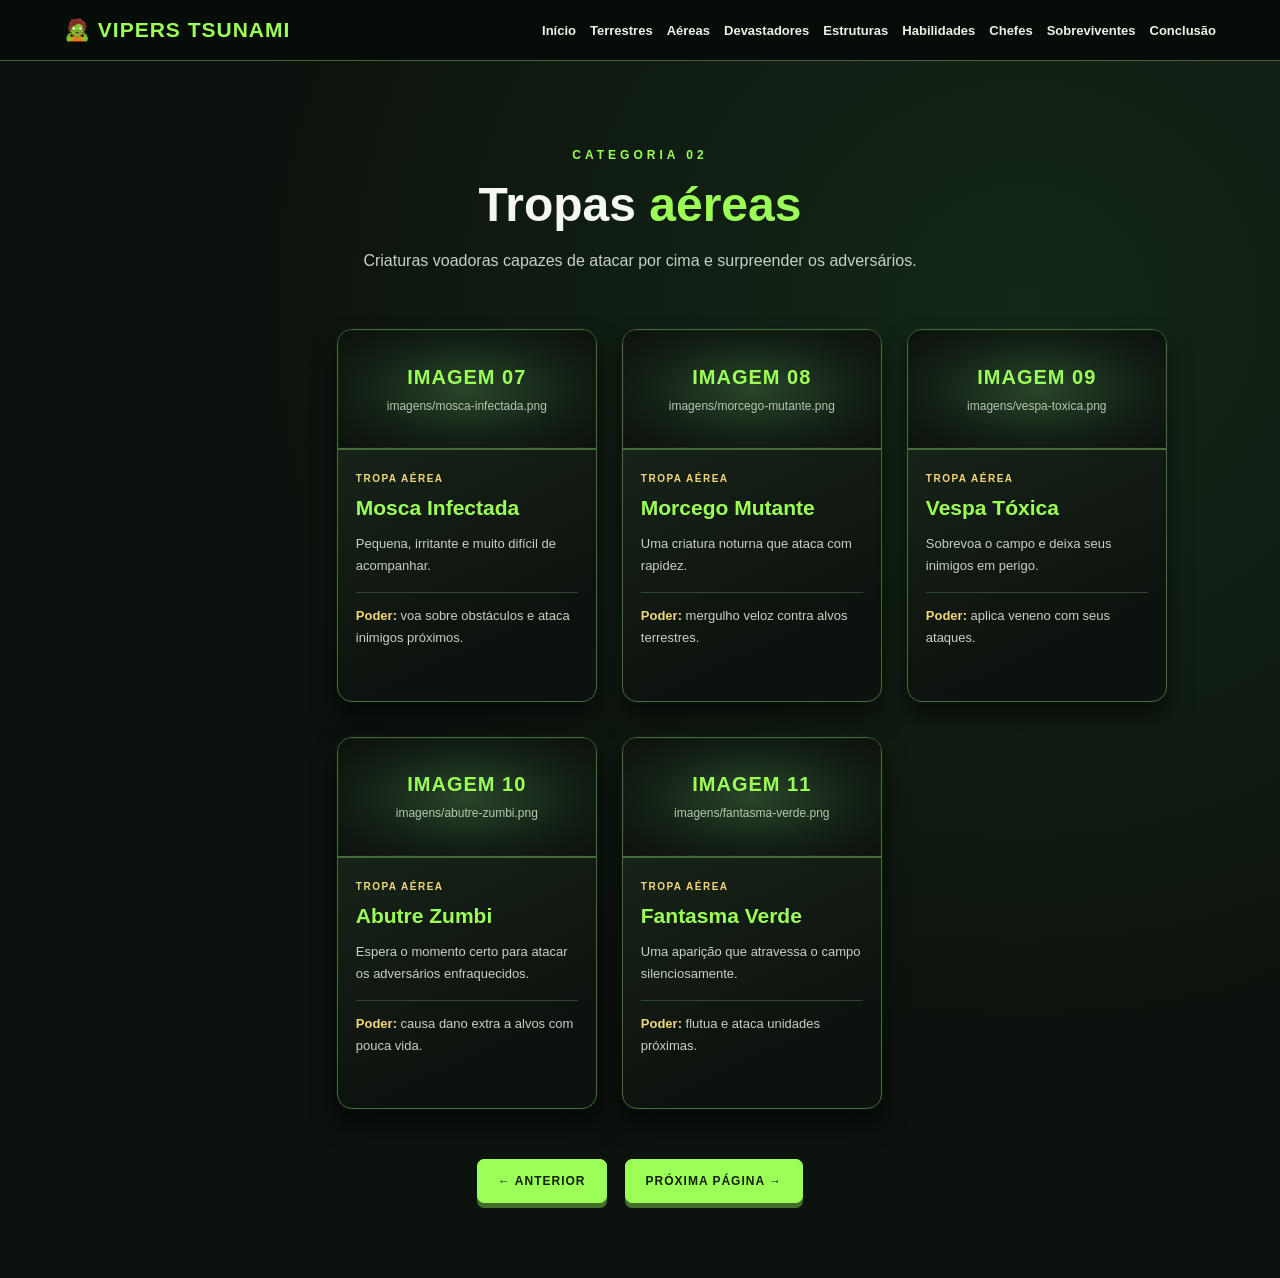
<file: aereas.html>
<!DOCTYPE html>
<html lang="pt-BR">
<head>
  <meta charset="UTF-8">
  <meta name="viewport" content="width=device-width, initial-scale=1.0">
  <title> O Apocalipse</title>
  <link rel="stylesheet" href="style.css">
</head>
<body>

<header class="topo">
  <a class="marca" href="#inicio">🧟 VIPERS TSUNAMI</a>
  <nav>
    <a href="index.html">Início</a>
    <a href="terrestres.html">Terrestres</a>
    <a href="aereas.html">Aéreas</a>
    <a href="devastadores.html">Devastadores</a>
    <a href="estruturas.html">Estruturas</a>
    <a href="habilidades.html">Habilidades</a>
    <a href="chefes.html">Chefes</a>
    <a href="sobreviventes.html">Sobreviventes</a>
    <a href="final.html">Conclusão</a>
  </nav>
</header>

<!-- PÁGINA 3: 5 CARTAS AÉREAS -->
<section class="pagina alternada" id="aereas">
  <p class="etiqueta">CATEGORIA 02</p>
  <h2>Tropas <span>aéreas</span></h2>
  <p class="descricao-pagina">Criaturas voadoras capazes de atacar por cima e surpreender os adversários.</p>
  <div class="grade cinco">

    <article class="carta"><div class="imagem"><span>IMAGEM 07</span><small>imagens/mosca-infectada.png</small></div><div class="info"><span class="tipo">Tropa aérea</span><h3>Mosca Infectada</h3><p>Pequena, irritante e muito difícil de acompanhar.</p><p class="poder"><b>Poder:</b> voa sobre obstáculos e ataca inimigos próximos.</p></div></article>

    <article class="carta"><div class="imagem"><span>IMAGEM 08</span><small>imagens/morcego-mutante.png</small></div><div class="info"><span class="tipo">Tropa aérea</span><h3>Morcego Mutante</h3><p>Uma criatura noturna que ataca com rapidez.</p><p class="poder"><b>Poder:</b> mergulho veloz contra alvos terrestres.</p></div></article>

    <article class="carta"><div class="imagem"><span>IMAGEM 09</span><small>imagens/vespa-toxica.png</small></div><div class="info"><span class="tipo">Tropa aérea</span><h3>Vespa Tóxica</h3><p>Sobrevoa o campo e deixa seus inimigos em perigo.</p><p class="poder"><b>Poder:</b> aplica veneno com seus ataques.</p></div></article>

    <article class="carta"><div class="imagem"><span>IMAGEM 10</span><small>imagens/abutre-zumbi.png</small></div><div class="info"><span class="tipo">Tropa aérea</span><h3>Abutre Zumbi</h3><p>Espera o momento certo para atacar os adversários enfraquecidos.</p><p class="poder"><b>Poder:</b> causa dano extra a alvos com pouca vida.</p></div></article>

    <article class="carta"><div class="imagem"><span>IMAGEM 11</span><small>imagens/fantasma-verde.png</small></div><div class="info"><span class="tipo">Tropa aérea</span><h3>Fantasma Verde</h3><p>Uma aparição que atravessa o campo silenciosamente.</p><p class="poder"><b>Poder:</b> flutua e ataca unidades próximas.</p></div></article>

  </div>
  <div class="paginacao"><a class="botao" href="#terrestres">← ANTERIOR</a><a class="botao" href="#devastadores">PRÓXIMA PÁGINA →</a></div>
</section>
</body>
</html>
</file>
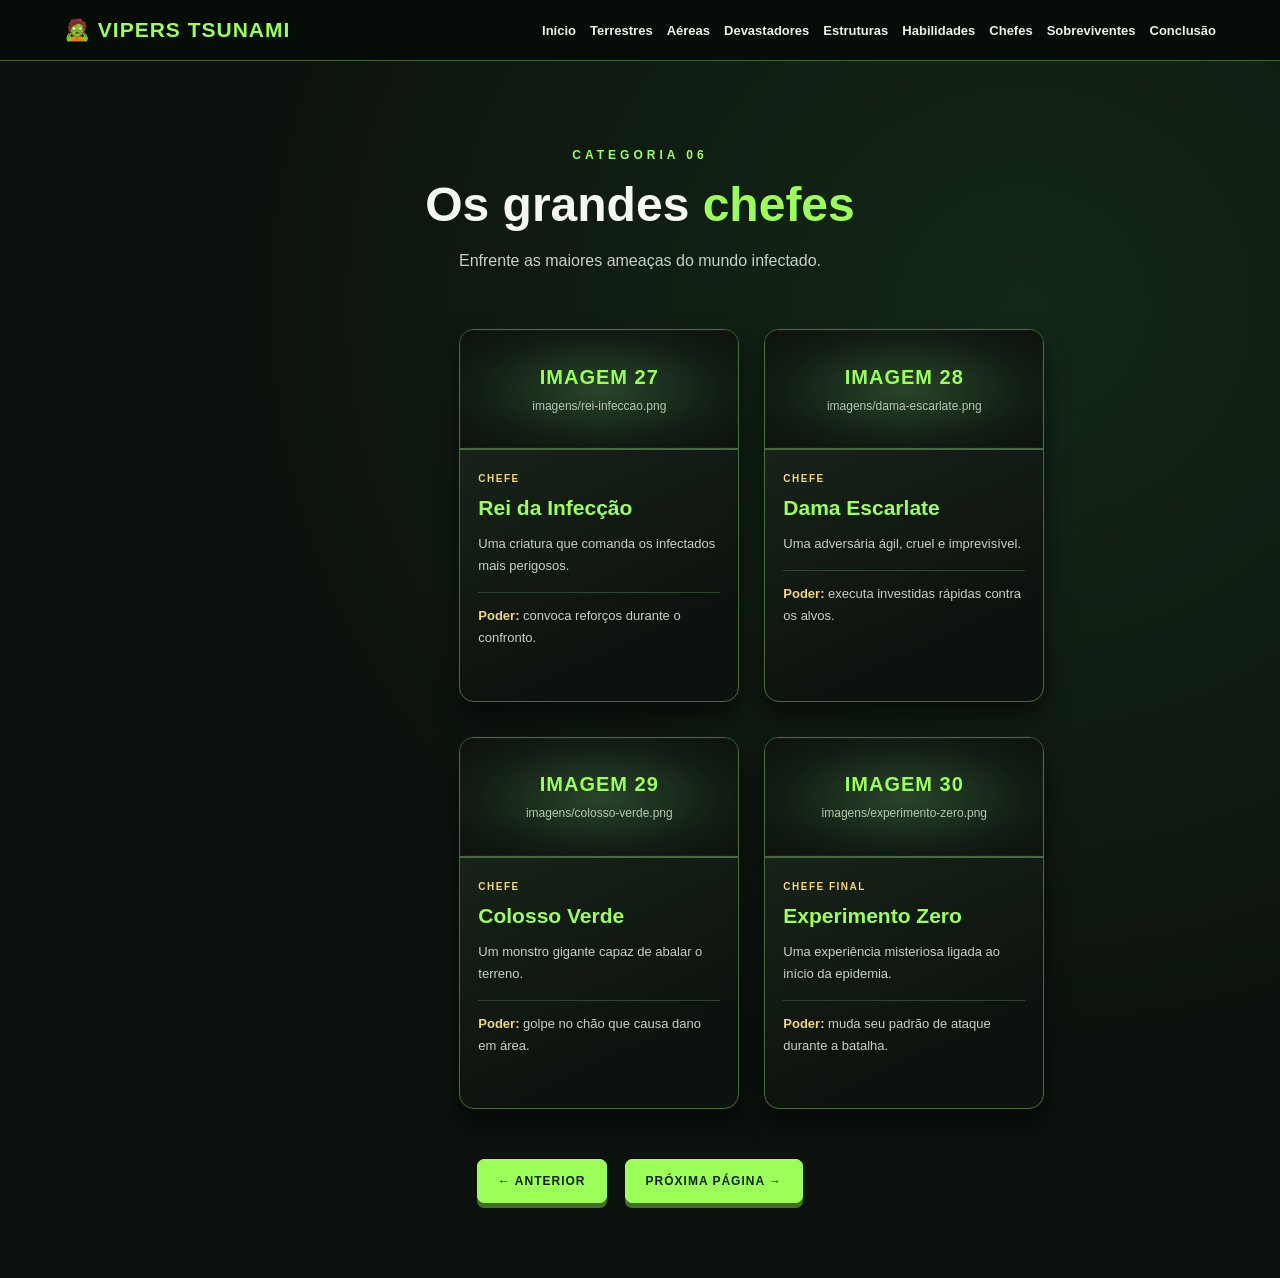
<file: chefes.html>
<!DOCTYPE html>
<html lang="pt-BR">
<head>
  <meta charset="UTF-8">
  <meta name="viewport" content="width=device-width, initial-scale=1.0">
  <title> O Apocalipse</title>
  <link rel="stylesheet" href="style.css">
</head>
<body>

<header class="topo">
  <a class="marca" href="#inicio">🧟 VIPERS TSUNAMI</a>
  <nav>
    <a href="index.html">Início</a>
    <a href="terrestres.html">Terrestres</a>
    <a href="aereas.html">Aéreas</a>
    <a href="devastadores.html">Devastadores</a>
    <a href="estruturas.html">Estruturas</a>
    <a href="habilidades.html">Habilidades</a>
    <a href="chefes.html">Chefes</a>
    <a href="sobreviventes.html">Sobreviventes</a>
    <a href="final.html">Conclusão</a>
  </nav>
</header>

<!-- PÁGINA 7: 4 CHEFES -->
<section class="pagina alternada" id="chefes">
  <p class="etiqueta">CATEGORIA 06</p>
  <h2>Os grandes <span>chefes</span></h2>
  <p class="descricao-pagina">Enfrente as maiores ameaças do mundo infectado.</p>
  <div class="grade quatro">

    <article class="carta"><div class="imagem"><span>IMAGEM 27</span><small>imagens/rei-infeccao.png</small></div><div class="info"><span class="tipo">Chefe</span><h3>Rei da Infecção</h3><p>Uma criatura que comanda os infectados mais perigosos.</p><p class="poder"><b>Poder:</b> convoca reforços durante o confronto.</p></div></article>

    <article class="carta"><div class="imagem"><span>IMAGEM 28</span><small>imagens/dama-escarlate.png</small></div><div class="info"><span class="tipo">Chefe</span><h3>Dama Escarlate</h3><p>Uma adversária ágil, cruel e imprevisível.</p><p class="poder"><b>Poder:</b> executa investidas rápidas contra os alvos.</p></div></article>

    <article class="carta"><div class="imagem"><span>IMAGEM 29</span><small>imagens/colosso-verde.png</small></div><div class="info"><span class="tipo">Chefe</span><h3>Colosso Verde</h3><p>Um monstro gigante capaz de abalar o terreno.</p><p class="poder"><b>Poder:</b> golpe no chão que causa dano em área.</p></div></article>

    <article class="carta"><div class="imagem"><span>IMAGEM 30</span><small>imagens/experimento-zero.png</small></div><div class="info"><span class="tipo">Chefe final</span><h3>Experimento Zero</h3><p>Uma experiência misteriosa ligada ao início da epidemia.</p><p class="poder"><b>Poder:</b> muda seu padrão de ataque durante a batalha.</p></div></article>

  </div>
  <div class="paginacao"><a class="botao" href="#habilidades">← ANTERIOR</a><a class="botao" href="#sobreviventes">PRÓXIMA PÁGINA →</a></div>
</section>
</body>
</html>
</file>
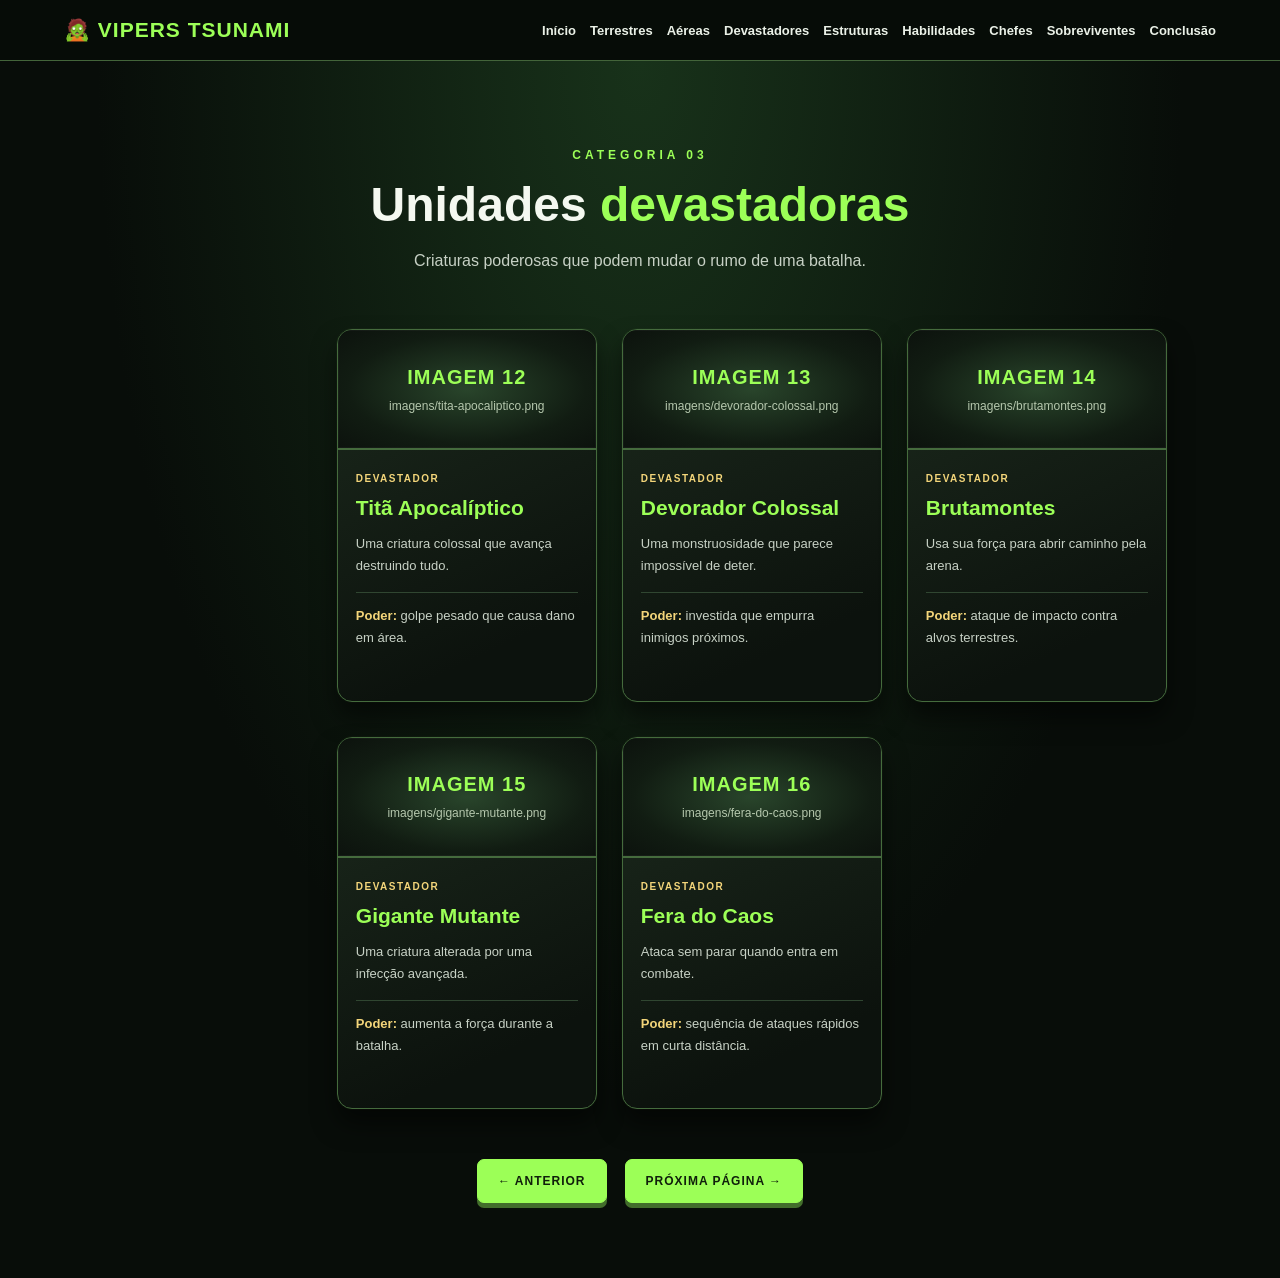
<file: devastadores.html>
<!DOCTYPE html>
<html lang="pt-BR">
<head>
  <meta charset="UTF-8">
  <meta name="viewport" content="width=device-width, initial-scale=1.0">
  <title>O Apocalipse</title>
  <link rel="stylesheet" href="style.css">
</head>
<body>

<header class="topo">
  <a class="marca" href="#inicio">🧟 VIPERS TSUNAMI</a>
  <nav>
    <a href="index.html">Início</a>
    <a href="terrestres.html">Terrestres</a>
    <a href="aereas.html">Aéreas</a>
    <a href="devastadores.html">Devastadores</a>
    <a href="estruturas.html">Estruturas</a>
    <a href="habilidades.html">Habilidades</a>
    <a href="chefes.html">Chefes</a>
    <a href="sobreviventes.html">Sobreviventes</a>
    <a href="final.html">Conclusão</a>
  </nav>
</header>

<!-- PÁGINA 4: 5 CARTAS DEVASTADORAS -->
<section class="pagina" id="devastadores">
  <p class="etiqueta">CATEGORIA 03</p>
  <h2>Unidades <span>devastadoras</span></h2>
  <p class="descricao-pagina">Criaturas poderosas que podem mudar o rumo de uma batalha.</p>
  <div class="grade cinco">

    <article class="carta"><div class="imagem"><span>IMAGEM 12</span><small>imagens/tita-apocaliptico.png</small></div><div class="info"><span class="tipo">Devastador</span><h3>Titã Apocalíptico</h3><p>Uma criatura colossal que avança destruindo tudo.</p><p class="poder"><b>Poder:</b> golpe pesado que causa dano em área.</p></div></article>

    <article class="carta"><div class="imagem"><span>IMAGEM 13</span><small>imagens/devorador-colossal.png</small></div><div class="info"><span class="tipo">Devastador</span><h3>Devorador Colossal</h3><p>Uma monstruosidade que parece impossível de deter.</p><p class="poder"><b>Poder:</b> investida que empurra inimigos próximos.</p></div></article>

    <article class="carta"><div class="imagem"><span>IMAGEM 14</span><small>imagens/brutamontes.png</small></div><div class="info"><span class="tipo">Devastador</span><h3>Brutamontes</h3><p>Usa sua força para abrir caminho pela arena.</p><p class="poder"><b>Poder:</b> ataque de impacto contra alvos terrestres.</p></div></article>

    <article class="carta"><div class="imagem"><span>IMAGEM 15</span><small>imagens/gigante-mutante.png</small></div><div class="info"><span class="tipo">Devastador</span><h3>Gigante Mutante</h3><p>Uma criatura alterada por uma infecção avançada.</p><p class="poder"><b>Poder:</b> aumenta a força durante a batalha.</p></div></article>

    <article class="carta"><div class="imagem"><span>IMAGEM 16</span><small>imagens/fera-do-caos.png</small></div><div class="info"><span class="tipo">Devastador</span><h3>Fera do Caos</h3><p>Ataca sem parar quando entra em combate.</p><p class="poder"><b>Poder:</b> sequência de ataques rápidos em curta distância.</p></div></article>

  </div>
  <div class="paginacao"><a class="botao" href="#aereas">← ANTERIOR</a><a class="botao" href="#estruturas">PRÓXIMA PÁGINA →</a></div>
</section>
</body>
</html>
</file>
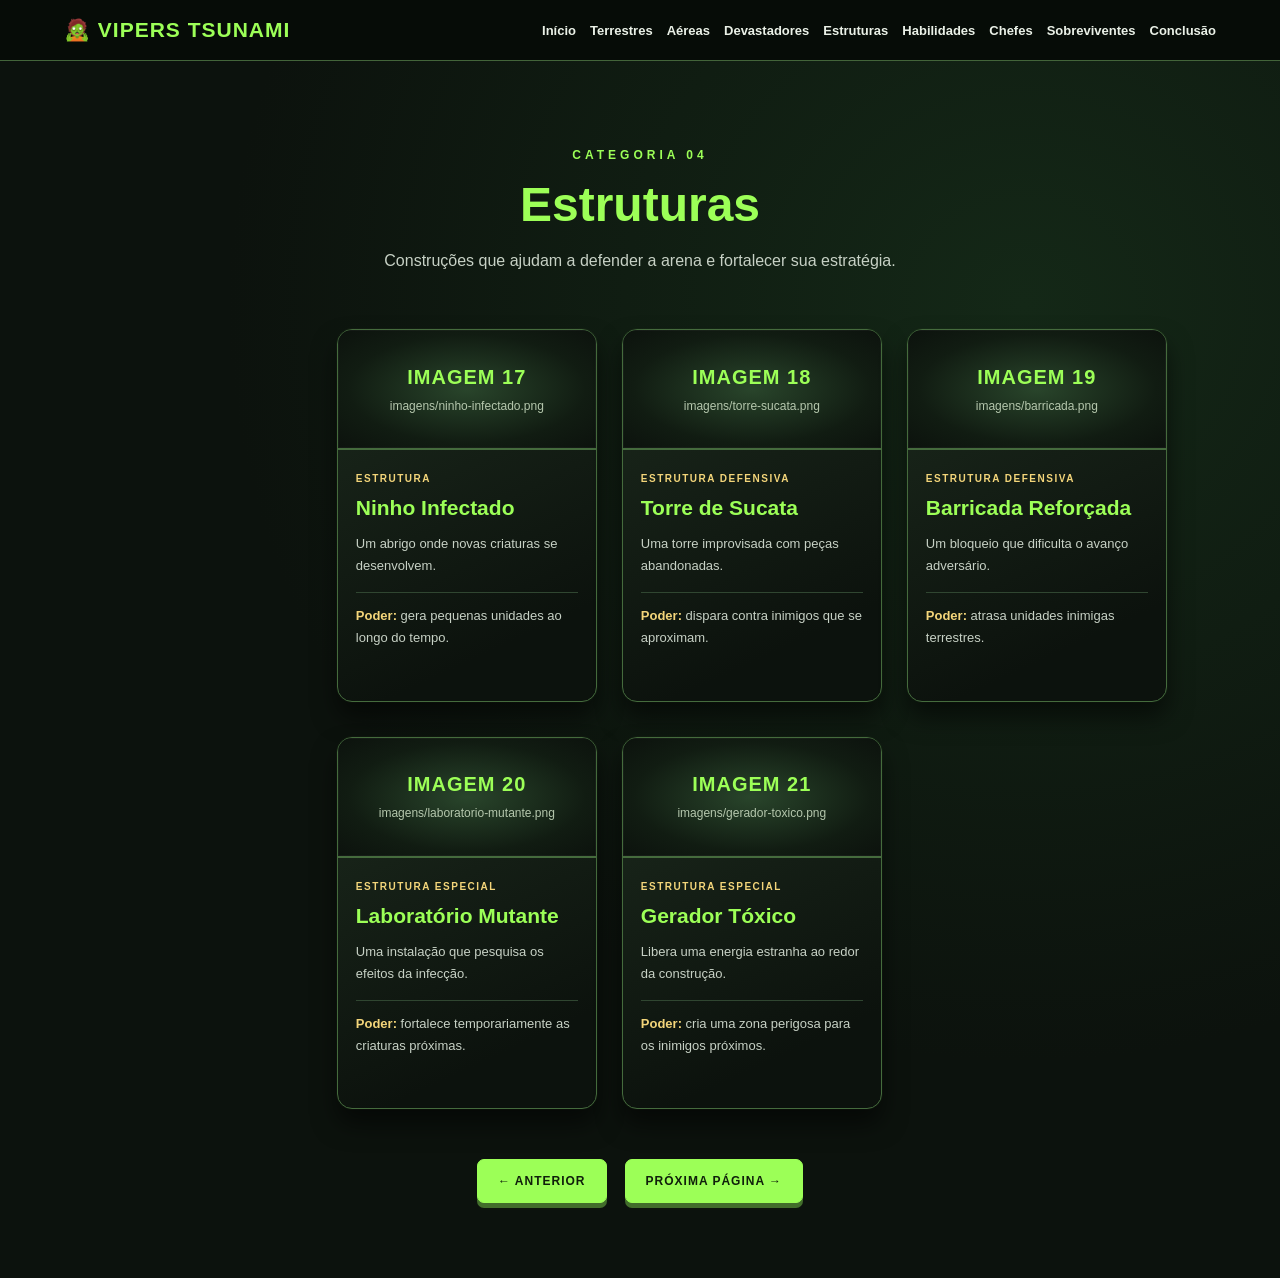
<file: estruturas.html>
<!DOCTYPE html>
<html lang="pt-BR">
<head>
  <meta charset="UTF-8">
  <meta name="viewport" content="width=device-width, initial-scale=1.0">
  <title> O Apocalipse</title>
  <link rel="stylesheet" href="style.css">
</head>
<body>

<header class="topo">
  <a class="marca" href="#inicio">🧟 VIPERS TSUNAMI</a>
  <nav>
   <a href="index.html">Início</a>
    <a href="terrestres.html">Terrestres</a>
    <a href="aereas.html">Aéreas</a>
    <a href="devastadores.html">Devastadores</a>
    <a href="estruturas.html">Estruturas</a>
    <a href="habilidades.html">Habilidades</a>
    <a href="chefes.html">Chefes</a>
    <a href="sobreviventes.html">Sobreviventes</a>
    <a href="final.html">Conclusão</a>
  </nav>
</header>

<!-- PÁGINA 5: 5 ESTRUTURAS -->
<section class="pagina alternada" id="estruturas">
  <p class="etiqueta">CATEGORIA 04</p>
  <h2><span>Estruturas</span></h2>
  <p class="descricao-pagina">Construções que ajudam a defender a arena e fortalecer sua estratégia.</p>
  <div class="grade cinco">

    <article class="carta"><div class="imagem"><span>IMAGEM 17</span><small>imagens/ninho-infectado.png</small></div><div class="info"><span class="tipo">Estrutura</span><h3>Ninho Infectado</h3><p>Um abrigo onde novas criaturas se desenvolvem.</p><p class="poder"><b>Poder:</b> gera pequenas unidades ao longo do tempo.</p></div></article>

    <article class="carta"><div class="imagem"><span>IMAGEM 18</span><small>imagens/torre-sucata.png</small></div><div class="info"><span class="tipo">Estrutura defensiva</span><h3>Torre de Sucata</h3><p>Uma torre improvisada com peças abandonadas.</p><p class="poder"><b>Poder:</b> dispara contra inimigos que se aproximam.</p></div></article>

    <article class="carta"><div class="imagem"><span>IMAGEM 19</span><small>imagens/barricada.png</small></div><div class="info"><span class="tipo">Estrutura defensiva</span><h3>Barricada Reforçada</h3><p>Um bloqueio que dificulta o avanço adversário.</p><p class="poder"><b>Poder:</b> atrasa unidades inimigas terrestres.</p></div></article>

    <article class="carta"><div class="imagem"><span>IMAGEM 20</span><small>imagens/laboratorio-mutante.png</small></div><div class="info"><span class="tipo">Estrutura especial</span><h3>Laboratório Mutante</h3><p>Uma instalação que pesquisa os efeitos da infecção.</p><p class="poder"><b>Poder:</b> fortalece temporariamente as criaturas próximas.</p></div></article>

    <article class="carta"><div class="imagem"><span>IMAGEM 21</span><small>imagens/gerador-toxico.png</small></div><div class="info"><span class="tipo">Estrutura especial</span><h3>Gerador Tóxico</h3><p>Libera uma energia estranha ao redor da construção.</p><p class="poder"><b>Poder:</b> cria uma zona perigosa para os inimigos próximos.</p></div></article>

  </div>
  <div class="paginacao"><a class="botao" href="#devastadores">← ANTERIOR</a><a class="botao" href="#habilidades">PRÓXIMA PÁGINA →</a></div>
</section>
</body>
</html>
</file>
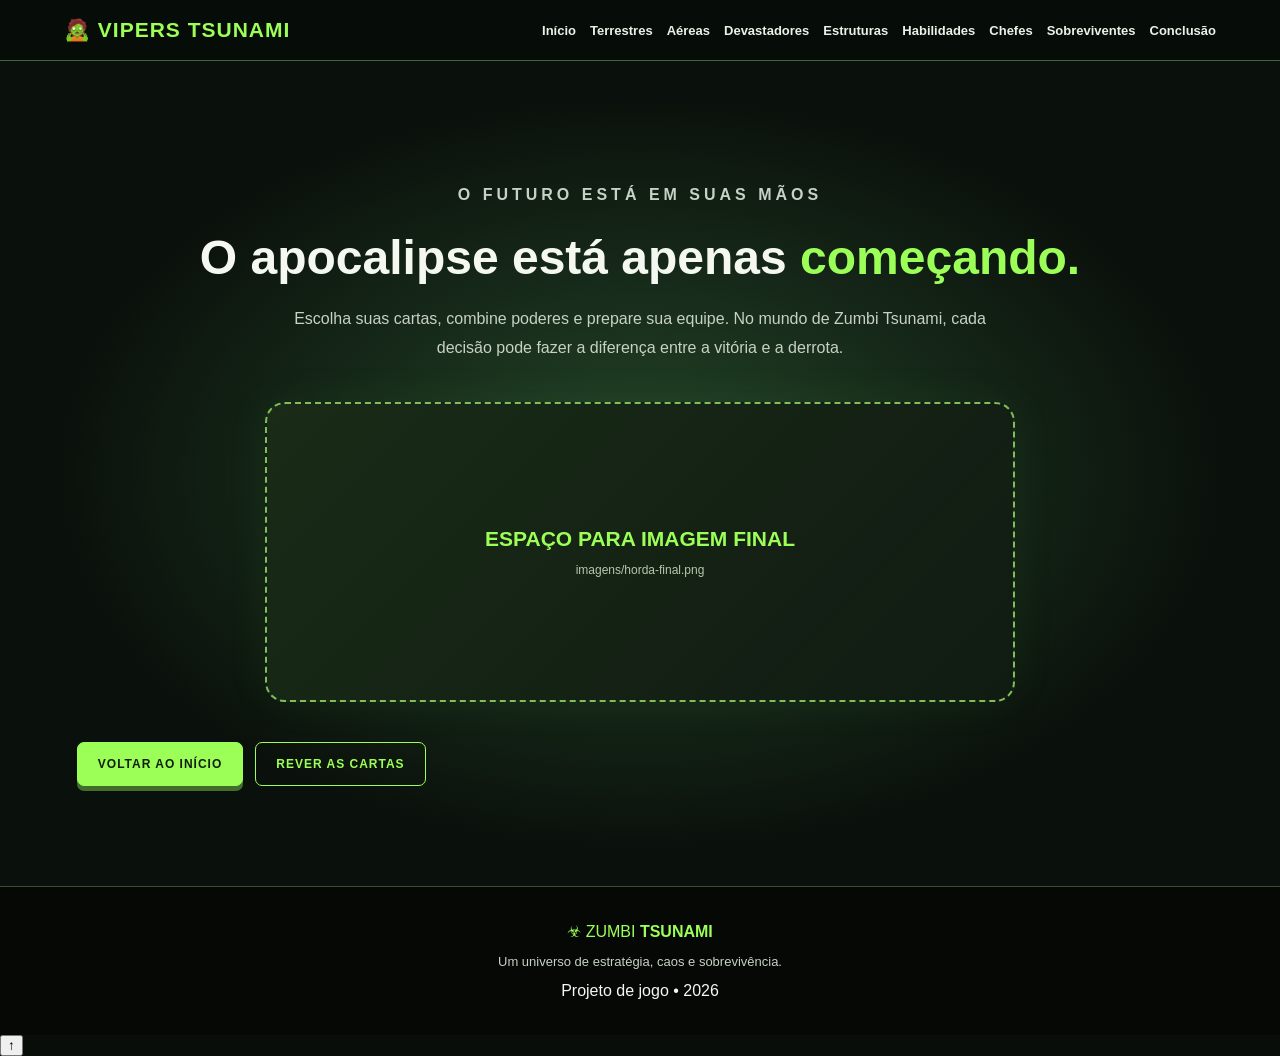
<file: final.html>
<!DOCTYPE html>
<html lang="pt-BR">
<head>
  <meta charset="UTF-8">
  <meta name="viewport" content="width=device-width, initial-scale=1.0">
  <title> O Apocalipse</title>
  <link rel="stylesheet" href="style.css">
</head>
<body>

<header class="topo">
  <a class="marca" href="#inicio">🧟 VIPERS TSUNAMI</a>
  <nav>
    <a href="index.html">Início</a>
    <a href="terrestres.html">Terrestres</a>
    <a href="aereas.html">Aéreas</a>
    <a href="devastadores.html">Devastadores</a>
    <a href="estruturas.html">Estruturas</a>
    <a href="habilidades.html">Habilidades</a>
    <a href="chefes.html">Chefes</a>
    <a href="sobreviventes.html">Sobreviventes</a>
    <a href="final.html">Conclusão</a>
  </nav>
</header>

<!-- PÁGINA 9: CONCLUSÃO -->
<section class="pagina conclusao" id="final">
  <p class="etiqueta">O FUTURO ESTÁ EM SUAS MÃOS</p>
  <h2>O apocalipse está apenas <span>começando.</span></h2>
  <p>Escolha suas cartas, combine poderes e prepare sua equipe. No mundo de Zumbi Tsunami, cada decisão pode fazer a diferença entre a vitória e a derrota.</p>

  <div class="imagem-final">
    <span>ESPAÇO PARA IMAGEM FINAL</span>
    <small>imagens/horda-final.png</small>
    <!-- Substitua este bloco por:
    <img src="imagens/horda-final.png" alt="A horda de Zumbi Tsunami">
    -->
  </div>

  <div class="botoes">
    <a class="botao" href="#inicio">VOLTAR AO INÍCIO</a>
    <a class="botao botao-secundario" href="#terrestres">REVER AS CARTAS</a>
  </div>
</section>
<footer class="footer">
    <a class="brand footer-brand" href="#inicio">
      <span class="brand-icon">☣</span>
      <span>ZUMBI <strong>TSUNAMI</strong></span>
    </a>
    <p>Um universo de estratégia, caos e sobrevivência.</p>
    <span class="footer-copy">Projeto de jogo • 2026</span>
  </footer>

  <dialog class="card-modal" id="cardModal" aria-labelledby="modalTitle">
    <button class="modal-close" id="modalClose" aria-label="Fechar detalhes">×</button>
    <div class="modal-layout">
      <div class="modal-image-wrap">
        <img id="modalImage" alt="" hidden>
        <div class="modal-placeholder" id="modalPlaceholder">
          <span>☣</span>
          <small>IMAGEM DA CARTA</small>
        </div>
      </div>
      <div class="modal-info">
        <span class="eyebrow" id="modalCategory">UNIDADE</span>
        <h2 id="modalTitle">Nome da carta</h2>
        <div class="modal-badges">
          <span id="modalRarity">Comum</span>
          <span id="modalCost">⚡ 3 de energia</span>
        </div>
        <p id="modalDescription"></p>
        <div class="detail-block">
          <h3>HABILIDADE</h3>
          <p id="modalAbility"></p>
        </div>
        <div class="detail-block">
          <h3>INFORMAÇÕES</h3>
          <p id="modalDetails"></p>
        </div>
      </div>
    </div>
  </dialog>

  <button id="backToTop" class="back-to-top" aria-label="Voltar ao topo">↑</button>
</body>
</html>
</file>
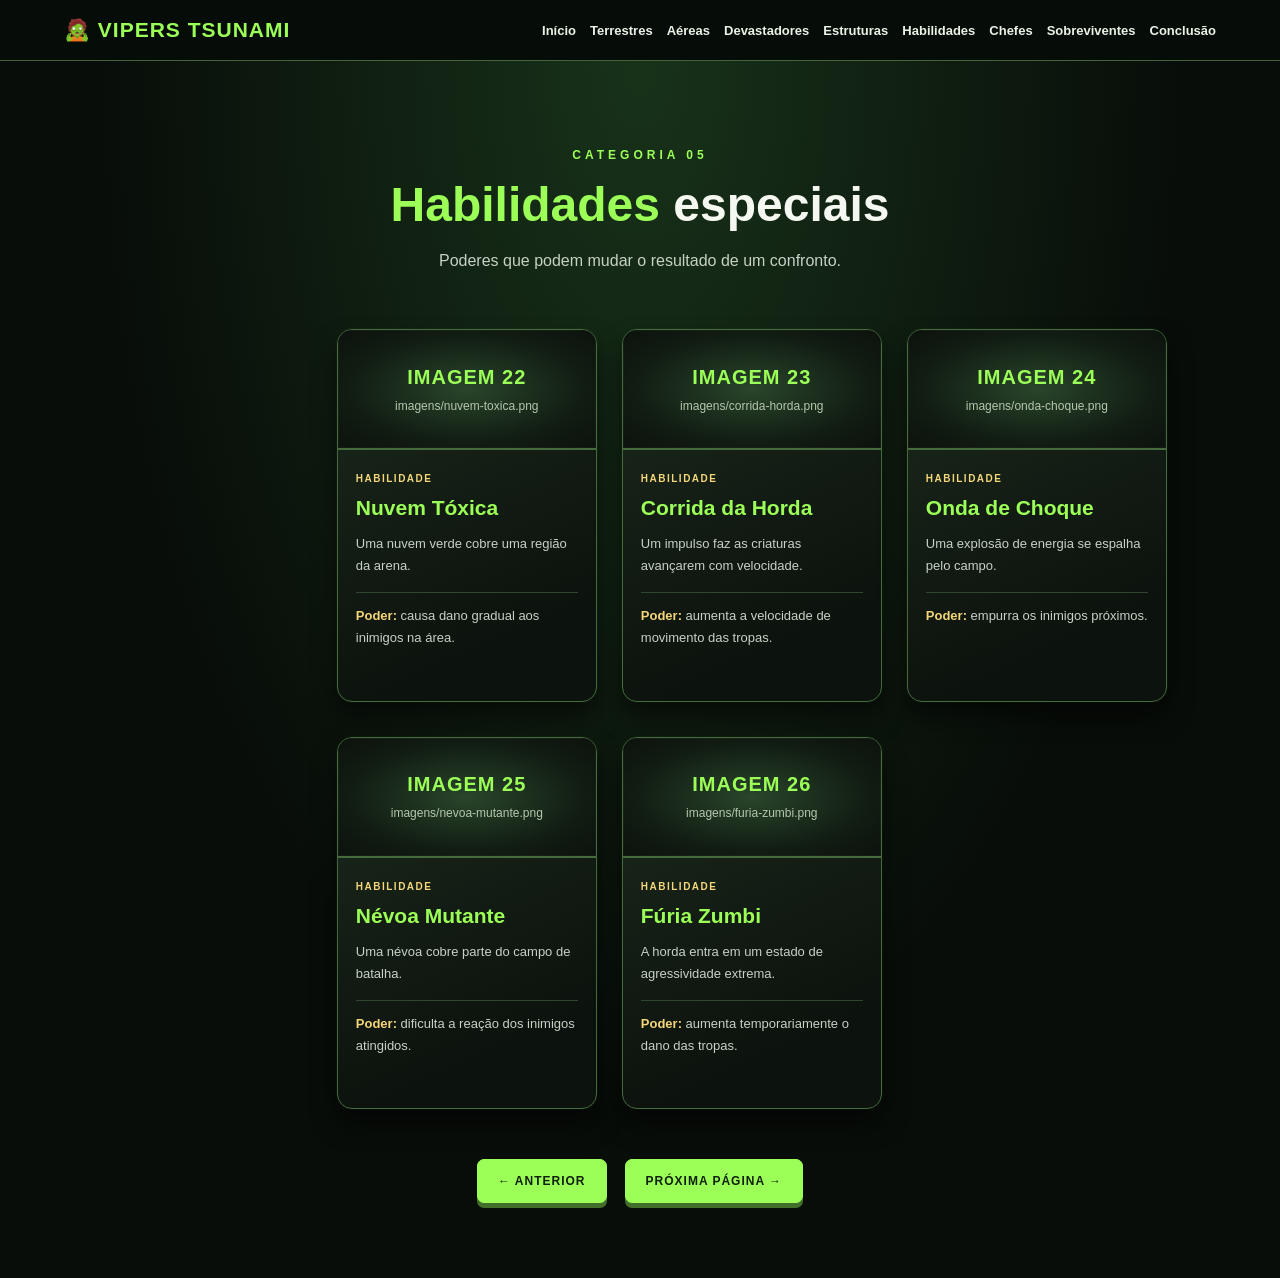
<file: habilidades.html>
<!DOCTYPE html>
<html lang="pt-BR">
<head>
  <meta charset="UTF-8">
  <meta name="viewport" content="width=device-width, initial-scale=1.0">
  <title> O Apocalipse</title>
  <link rel="stylesheet" href="style.css">
</head>
<body>

<header class="topo">
  <a class="marca" href="#inicio">🧟 VIPERS TSUNAMI</a>
  <nav>
    <a href="index.html">Início</a>
    <a href="terrestres.html">Terrestres</a>
    <a href="aereas.html">Aéreas</a>
    <a href="devastadores.html">Devastadores</a>
    <a href="estruturas.html">Estruturas</a>
    <a href="habilidades.html">Habilidades</a>
    <a href="chefes.html">Chefes</a>
    <a href="sobreviventes.html">Sobreviventes</a>
    <a href="final.html">Conclusão</a>
  </nav>
</header>

<!-- PÁGINA 6: 5 HABILIDADES -->
<section class="pagina" id="habilidades">
  <p class="etiqueta">CATEGORIA 05</p>
  <h2><span>Habilidades</span> especiais</h2>
  <p class="descricao-pagina">Poderes que podem mudar o resultado de um confronto.</p>
  <div class="grade cinco">

    <article class="carta"><div class="imagem"><span>IMAGEM 22</span><small>imagens/nuvem-toxica.png</small></div><div class="info"><span class="tipo">Habilidade</span><h3>Nuvem Tóxica</h3><p>Uma nuvem verde cobre uma região da arena.</p><p class="poder"><b>Poder:</b> causa dano gradual aos inimigos na área.</p></div></article>

    <article class="carta"><div class="imagem"><span>IMAGEM 23</span><small>imagens/corrida-horda.png</small></div><div class="info"><span class="tipo">Habilidade</span><h3>Corrida da Horda</h3><p>Um impulso faz as criaturas avançarem com velocidade.</p><p class="poder"><b>Poder:</b> aumenta a velocidade de movimento das tropas.</p></div></article>

    <article class="carta"><div class="imagem"><span>IMAGEM 24</span><small>imagens/onda-choque.png</small></div><div class="info"><span class="tipo">Habilidade</span><h3>Onda de Choque</h3><p>Uma explosão de energia se espalha pelo campo.</p><p class="poder"><b>Poder:</b> empurra os inimigos próximos.</p></div></article>

    <article class="carta"><div class="imagem"><span>IMAGEM 25</span><small>imagens/nevoa-mutante.png</small></div><div class="info"><span class="tipo">Habilidade</span><h3>Névoa Mutante</h3><p>Uma névoa cobre parte do campo de batalha.</p><p class="poder"><b>Poder:</b> dificulta a reação dos inimigos atingidos.</p></div></article>

    <article class="carta"><div class="imagem"><span>IMAGEM 26</span><small>imagens/furia-zumbi.png</small></div><div class="info"><span class="tipo">Habilidade</span><h3>Fúria Zumbi</h3><p>A horda entra em um estado de agressividade extrema.</p><p class="poder"><b>Poder:</b> aumenta temporariamente o dano das tropas.</p></div></article>

  </div>
  <div class="paginacao"><a class="botao" href="#estruturas">← ANTERIOR</a><a class="botao" href="#chefes">PRÓXIMA PÁGINA →</a></div>
</section>
</body>
</html>
</file>
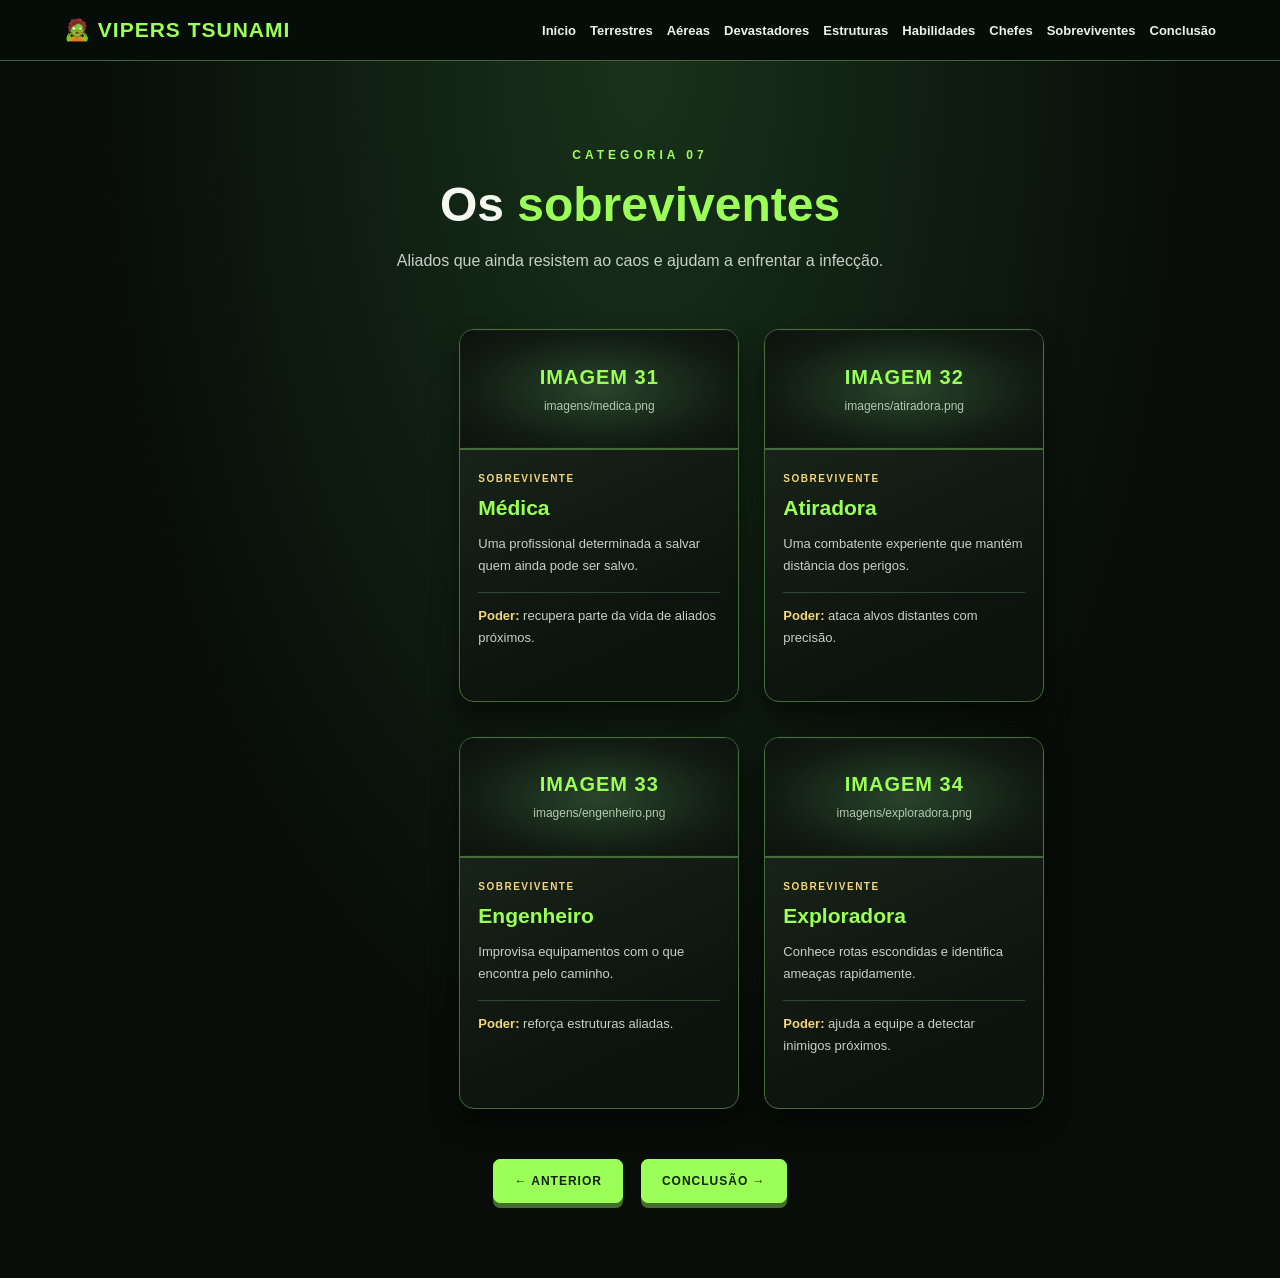
<file: sobreviventes.html>
<!DOCTYPE html>
<html lang="pt-BR">
<head>
  <meta charset="UTF-8">
  <meta name="viewport" content="width=device-width, initial-scale=1.0">
  <title>SOBREVIVENTESs | O Apocalipse</title>
  <link rel="stylesheet" href="style.css">
</head>
<body>

<header class="topo">
  <a class="marca" href="#inicio">🧟 VIPERS TSUNAMI</a>
  <nav>
   <a href="index.html">Início</a>
    <a href="terrestres.html">Terrestres</a>
    <a href="aereas.html">Aéreas</a>
    <a href="devastadores.html">Devastadores</a>
    <a href="estruturas.html">Estruturas</a>
    <a href="habilidades.html">Habilidades</a>
    <a href="chefes.html">Chefes</a>
    <a href="sobreviventes.html">Sobreviventes</a>
    <a href="final.html">Conclusão</a>
  </nav>
</header>

<!-- PÁGINA 8: 4 SOBREVIVENTES -->
<section class="pagina" id="sobreviventes">
  <p class="etiqueta">CATEGORIA 07</p>
  <h2>Os <span>sobreviventes</span></h2>
  <p class="descricao-pagina">Aliados que ainda resistem ao caos e ajudam a enfrentar a infecção.</p>
  <div class="grade quatro">

    <article class="carta"><div class="imagem"><span>IMAGEM 31</span><small>imagens/medica.png</small></div><div class="info"><span class="tipo">Sobrevivente</span><h3>Médica</h3><p>Uma profissional determinada a salvar quem ainda pode ser salvo.</p><p class="poder"><b>Poder:</b> recupera parte da vida de aliados próximos.</p></div></article>

    <article class="carta"><div class="imagem"><span>IMAGEM 32</span><small>imagens/atiradora.png</small></div><div class="info"><span class="tipo">Sobrevivente</span><h3>Atiradora</h3><p>Uma combatente experiente que mantém distância dos perigos.</p><p class="poder"><b>Poder:</b> ataca alvos distantes com precisão.</p></div></article>

    <article class="carta"><div class="imagem"><span>IMAGEM 33</span><small>imagens/engenheiro.png</small></div><div class="info"><span class="tipo">Sobrevivente</span><h3>Engenheiro</h3><p>Improvisa equipamentos com o que encontra pelo caminho.</p><p class="poder"><b>Poder:</b> reforça estruturas aliadas.</p></div></article>

    <article class="carta"><div class="imagem"><span>IMAGEM 34</span><small>imagens/exploradora.png</small></div><div class="info"><span class="tipo">Sobrevivente</span><h3>Exploradora</h3><p>Conhece rotas escondidas e identifica ameaças rapidamente.</p><p class="poder"><b>Poder:</b> ajuda a equipe a detectar inimigos próximos.</p></div></article>

  </div>
  <div class="paginacao"><a class="botao" href="#chefes">← ANTERIOR</a><a class="botao" href="#final">CONCLUSÃO →</a></div>
</section>
</file>
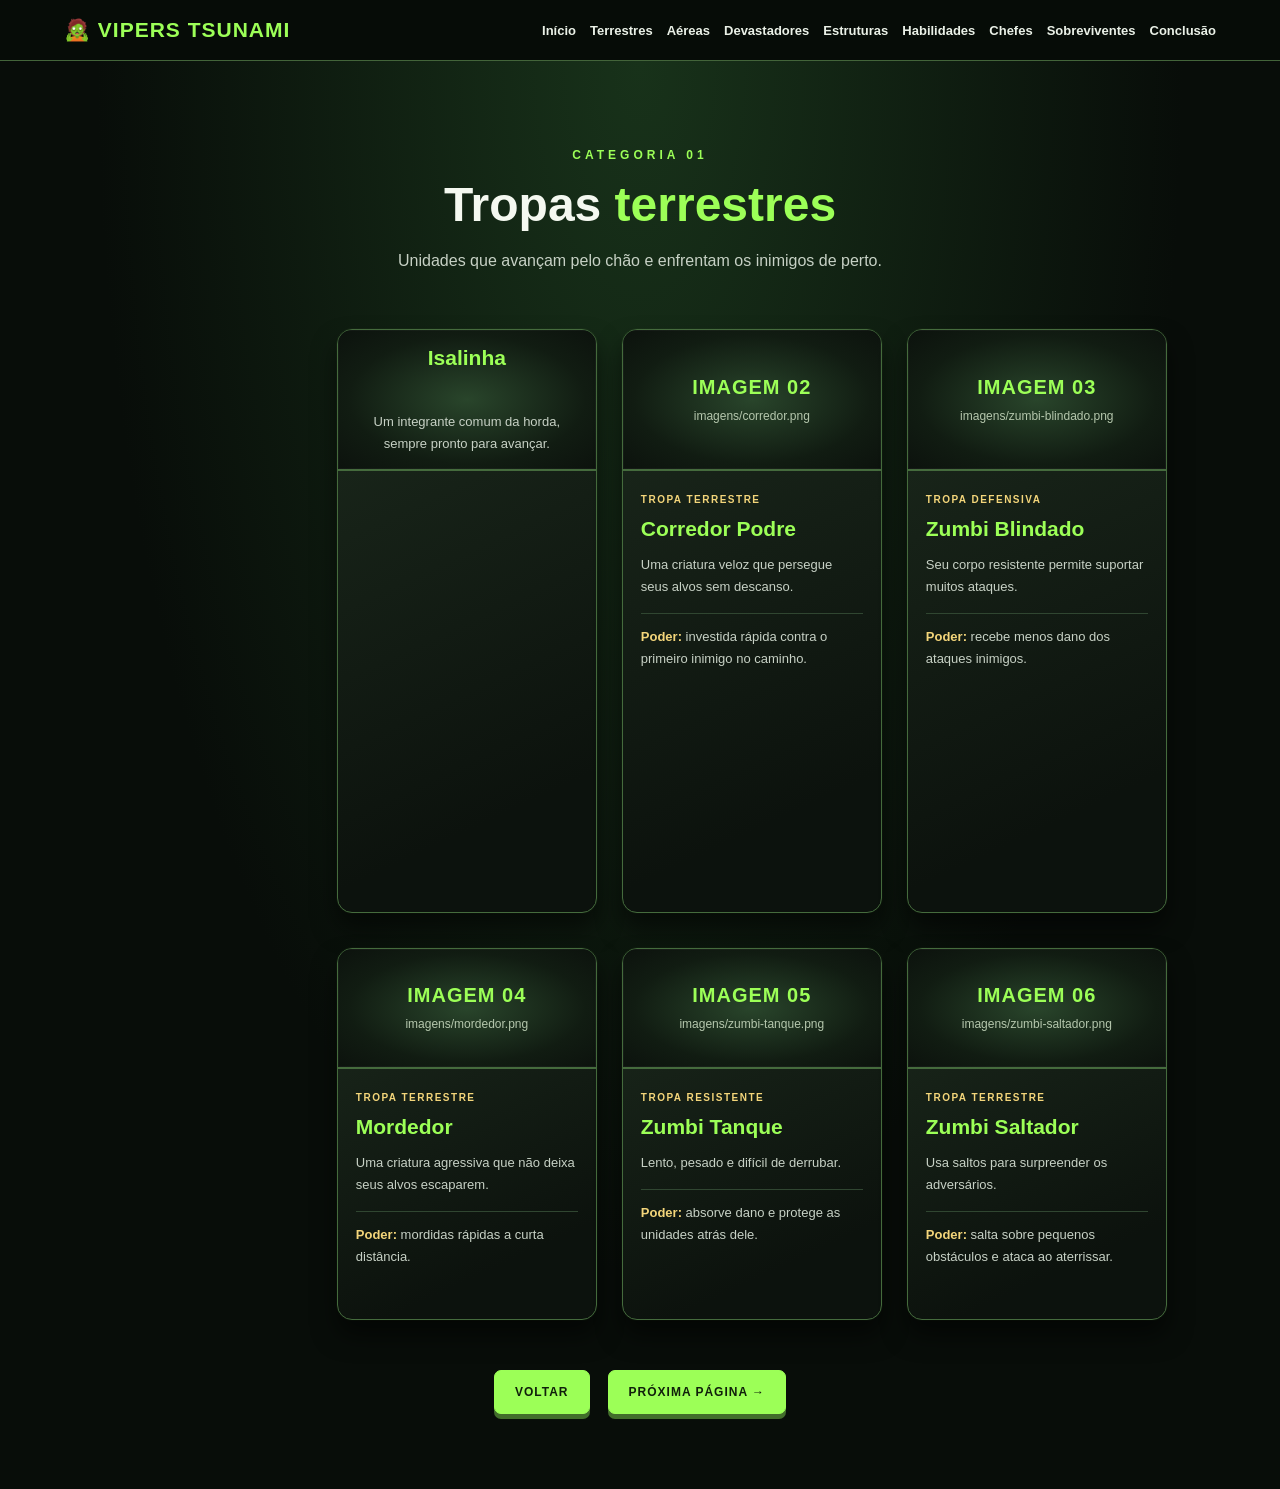
<file: terrestres.html>
<!DOCTYPE html>
<html lang="pt-BR">
<head>
  <meta charset="UTF-8">
  <meta name="viewport" content="width=device-width, initial-scale=1.0">
  <title>O Apocalipse</title>
  <link rel="stylesheet" href="style.css">
</head>
<body>

<header class="topo">
  <a class="marca" href="#inicio">🧟 VIPERS TSUNAMI</a>
  <nav>
    <a href="index.html">Início</a>
    <a href="terrestres.html">Terrestres</a>
    <a href="aereas.html">Aéreas</a>
    <a href="devastadores.html">Devastadores</a>
    <a href="estruturas.html">Estruturas</a>
    <a href="habilidades.html">Habilidades</a>
    <a href="chefes.html">Chefes</a>
    <a href="sobreviventes.html">Sobreviventes</a>
    <a href="final.html">Conclusão</a>
  </nav>
</header>

<!-- PÁGINA 2: 6 CARTAS TERRESTRES -->
<section class="pagina" id="terrestres">
  <p class="etiqueta">CATEGORIA 01</p>
  <h2>Tropas <span>terrestres</span></h2>
  <p class="descricao-pagina">Unidades que avançam pelo chão e enfrentam os inimigos de perto.</p>
  <div class="grade seis">

    <article class="carta">
      <div class="imagem"><img src="isalinha zumbi.jpg" alt="Zumbi Básico">
      <div class="info"><span class="tipo"></span><h3>Isalinha</h3><br><p>Um integrante comum da horda, sempre pronto para avançar.</p><br>
      <p class="poder"><b>Poder:</b> ataque corpo a corpo contra inimigos próximos.</p></div>
    </article>

    <article class="carta">
      <div class="imagem"><span>IMAGEM 02</span><small>imagens/corredor.png</small></div>
      <div class="info"><span class="tipo">Tropa terrestre</span><h3>Corredor Podre</h3><p>Uma criatura veloz que persegue seus alvos sem descanso.</p><p class="poder"><b>Poder:</b> investida rápida contra o primeiro inimigo no caminho.</p></div>
    </article>

    <article class="carta">
      <div class="imagem"><span>IMAGEM 03</span><small>imagens/zumbi-blindado.png</small></div>
      <div class="info"><span class="tipo">Tropa defensiva</span><h3>Zumbi Blindado</h3><p>Seu corpo resistente permite suportar muitos ataques.</p><p class="poder"><b>Poder:</b> recebe menos dano dos ataques inimigos.</p></div>
    </article>

    <article class="carta">
      <div class="imagem"><span>IMAGEM 04</span><small>imagens/mordedor.png</small></div>
      <div class="info"><span class="tipo">Tropa terrestre</span><h3>Mordedor</h3><p>Uma criatura agressiva que não deixa seus alvos escaparem.</p><p class="poder"><b>Poder:</b> mordidas rápidas a curta distância.</p></div>
    </article>

    <article class="carta">
      <div class="imagem"><span>IMAGEM 05</span><small>imagens/zumbi-tanque.png</small></div>
      <div class="info"><span class="tipo">Tropa resistente</span><h3>Zumbi Tanque</h3><p>Lento, pesado e difícil de derrubar.</p><p class="poder"><b>Poder:</b> absorve dano e protege as unidades atrás dele.</p></div>
    </article>

    <article class="carta">
      <div class="imagem"><span>IMAGEM 06</span><small>imagens/zumbi-saltador.png</small></div>
      <div class="info"><span class="tipo">Tropa terrestre</span><h3>Zumbi Saltador</h3><p>Usa saltos para surpreender os adversários.</p><p class="poder"><b>Poder:</b> salta sobre pequenos obstáculos e ataca ao aterrissar.</p></div>
    </article>

  </div>
  <div class="paginacao"><a class="botao" href="#inicio">VOLTAR</a><a class="botao" href="#aereas">PRÓXIMA PÁGINA →</a></div>
</section>
</body>
</html>
</file>
<file: style.css>
/* CONFIGURAÇÕES GERAIS */
* {
  box-sizing: border-box;
}

html {
  scroll-behavior: smooth;
  scroll-padding-top: 100px;
}

body {
  margin: 0;
  font-family: Arial, Helvetica, sans-serif;
  color: #f4f8f0;
  background: #080d09;
  overflow-x: hidden;
}

:root {
  --verde: #9cff57;
  --verde-escuro: #142518;
  --painel: #111a12;
  --texto: #c7d1c5;
}

a {
  text-decoration: none;
}

/* MENU */
.topo {
  position: sticky;
  top: 0;
  z-index: 20;
  display: flex;
  align-items: center;
  justify-content: space-between;
  flex-wrap: wrap;
  gap: 18px;
  padding: 18px 5%;
  background: rgba(7, 13, 8, 0.96);
  border-bottom: 1px solid #43643a;
  backdrop-filter: blur(12px);
}

.marca {
  color: var(--verde);
  font-size: 21px;
  font-weight: 900;
  letter-spacing: 1px;
}

nav {
  display: flex;
  flex-wrap: wrap;
  gap: 14px;
}

nav a {
  color: #eaf1e7;
  font-size: 13px;
  font-weight: bold;
  transition: color 0.25s, transform 0.25s;
}

nav a:hover {
  color: var(--verde);
  transform: translateY(-2px);
}

/* INTRODUÇÃO */
.pagina {
  padding: 75px 6%;
  text-align: center;
  min-height: 80vh;
  scroll-margin-top: 85px;
  background:
    radial-gradient(ellipse at 50% 0%, #18321a 0%, transparent 60%),
    #080d09;
}

.inicio {
  display: grid;
  grid-template-columns: 1fr 1fr;
  align-items: center;
  gap: 45px;
  min-height: 620px;
  text-align: left;
}

.intro-texto h1 {
  font-size: clamp(42px, 6vw, 78px);
  line-height: 1.05;
  margin: 18px 0;
  font-weight: 1000;
  text-shadow: 0 5px 25px #000;
}

h1 span,
h2 span {
  color: var(--verde);
}

.etiqueta {
  color: var(--verde);
  font-size: 12px;
  letter-spacing: 4px;
  font-weight: bold;
}

.subtitulo {
  font-size: 23px;
  color: #fff;
  font-weight: bold;
}

.intro-texto > p:not(.etiqueta):not(.subtitulo),
.historia p,
.conclusao > p {
  color: var(--texto);
  line-height: 1.8;
  font-size: 16px;
}

.logo-espaco,
.historia-imagem,
.imagem-final {
  min-height: 400px;
  padding: 25px;
  border: 2px dashed #7fbe58;
  border-radius: 20px;
  background:
    linear-gradient(135deg, rgba(156,255,87,.07), transparent),
    #101b12;
  display: flex;
  flex-direction: column;
  align-items: center;
  justify-content: center;
  text-align: center;
  gap: 12px;
  color: var(--verde);
  box-shadow: 0 0 45px #5ca93c12;
}

.logo-espaco { /*caixa para exibição da logo */
  min-height: 400px;
}

.logo-espaco span,
.historia-imagem span,
.imagem-final span {
  font-size: 21px;
  font-weight: bold;
}

.logo-espaco small,
.historia-imagem small,
.imagem-final small,
.imagem small {
  color: #b5c7ad;
  font-size: 12px;
  overflow-wrap: anywhere;
}

.logo-espaco img,
.historia-imagem img,
.imagem-final img {
  width: 100%;
  height: 100%;
  max-height: 80vh;
  object-fit: cover;
  object-position: center;
  display: block;
}
.logo-container { /*para mexer no quadrado da logo*/
    width: 500px;
    height: 520px;
    display: flex;
    justify-content: center;
    align-items: center;
    overflow: hidden;
    box-sizing: border-box;
}

.logo-container img {
    width: 100%;
    height: 200%;
    object-fit: contain;
    object-position: center;
    display: block;
}
.botoes {
  display: flex;
  flex-wrap: wrap;
  gap: 12px;
  margin-top: 25px;
}

.botao {
  display: inline-block;
  padding: 14px 20px;
  border-radius: 7px;
  background: var(--verde);
  color: #10200b;
  font-weight: 900;
  font-size: 12px;
  letter-spacing: 1px;
  border: 1px solid var(--verde);
  box-shadow: 0 5px 0 #426d2b;
  transition:
    transform 0.25s,
    box-shadow 0.25s,
    background 0.25s;
}

.botao:hover {
  transform: translateY(-5px) scale(1.03);
  box-shadow: 0 10px 25px #9cff5740;
  background: #c4ff9b;
}

.botao-secundario {
  background: transparent;
  color: var(--verde);
  box-shadow: none;
}

.botao-secundario:hover {
  background: #182b19;
  color: white;
}

/* HISTÓRIA */
.historia {
  padding: 75px 8%;
  display: grid;
  grid-template-columns: 1fr 1fr;
  gap: 50px;
  align-items: center;
  background: #0d150e;
  scroll-margin-top: 85px;
}

.historia h2,
.pagina h2 {
  font-size: clamp(30px, 4vw, 48px);
  margin: 15px 0;
}

.historia-imagem {
  min-height: 330px;
}

/* TÍTULOS DAS PÁGINAS */
.descricao-pagina {
  max-width: 650px;
  margin: 0 auto 45px;
  color: var(--texto);
  line-height: 1.7;
}

/* GRADE DE CARTAS */
.grade {
  width: 250%;
  max-width: 1350px;
  margin: 55px auto 35px;
  display: grid;
  justify-content: center;
  justify-items: center;
  align-items: stretch;
  gap: 35px 25px;
  perspective: 1200px;
}

.grade.seis {
  grid-template-columns: repeat(3, minmax(0, 260px));
}

.grade.cinco {
  grid-template-columns: repeat(3, minmax(0, 260px));
}

.grade.quatro {
  grid-template-columns: repeat(2, minmax(0, 280px));
}

/* CARTA COM EFEITO 3D */
.carta {
  width: 100%;
  position: relative;
  overflow: hidden;
  border-radius: 15px;
  text-align: left;
  background: linear-gradient(155deg, #1c2a1d, #0c120d 80%);
  border: 1px solid #456b3d;
  box-shadow:
    0 15px 25px #0008,
    0 0 0 1px #9cff5708;
  transform-style: preserve-3d;
  animation: flutuar 4s ease-in-out infinite;
  transition:var(--painel)
    transform 0.4s ease,
    box-shadow 0.4s ease,
    border-color 0.4s ease;
}
.carta {
    height: auto;
    min-height: 0;
    padding-bottom: 20px;
    box-sizing: border-box;
}
/* Varia um pouco o ritmo para o movimento não parecer mecânico */
.carta:nth-child(2n) {
  animation-delay: -1s;
}

.carta:nth-child(3n) {
  animation-delay: -2s;
}

.carta:nth-child(4n) {
  animation-delay: -3s;
}

.carta:hover {
  animation-play-state: paused;
  transform: translateY(-14px) rotateX(5deg) rotateY(-4deg) scale(1.035);
  border-color: var(--verde);
  box-shadow:
    0 30px 50px #000b,
    0 0 30px #9cff5725;
  z-index: 2;
}

@keyframes flutuar {
  0%, 100% {
    transform: translateY(0) rotateX(0deg);
  }
  50% {
    transform: translateY(-9px) rotateX(2deg);
  }
}

/* ESPAÇO PARA A IMAGEM DE CADA CARTA */
.imagem {
  min-height: 120px;
  height: 25%;
  padding: 20px 10px;
  display: flex;
  flex-direction: column;
  justify-content: center;
  align-items: center;
  gap: 10px;
  text-align: center;
  background:
    radial-gradient(ellipse at center, #29452b 0%, #111c12 65%, #0c120d 100%);
  border-bottom: 2px solid #456b3d;
  color: var(--verde);
  overflow: hidden;
  position: relative;
}

.imagem img {
  width: 100%;
  height: 100%;
  object-fit: cover;
  object-position: center;
  display: block;
}
.imagem-carta {
    width: 100%;
    max-width: 120px;
    aspect-ratio: 1 / 1;
    height: auto;
    object-fit: contain;
    object-position: center;
    display: block;
    margin: 0 auto;
.imagem-personagem {
    width: 260px;
    height: 220px;
    overflow: hidden;
    border-radius: 12px;
    border: 2px solid #28452b;
}

.imagem-personagem img {
    width: 25%;
    height: 25%;
    object-fit: cover;
    object-position: center 35%;
    display: block;
}    
}
.imagem span {
  font-size: 20px;
  font-weight: 900;
  letter-spacing: 1px;
}

.imagem::after {
  content: "";
  position: absolute;
  inset: 0;
  border: 1px solid #ffffff08;
  pointer-events: none;
}

/* INFORMAÇÕES SEMPRE ABAIXO DA IMAGEM */
.info {
  padding: 18px;
  transform: translateZ(15px);
}

.tipo {
  color: #f3d57a;
  font-size: 10px;
  letter-spacing: 1.5px;
  text-transform: uppercase;
  font-weight: bold;
}

.info h3 {
  margin: 10px 0;
  color: var(--verde);
  font-size: 21px;
}

.info p {
  color: var(--texto);
  font-size: 13px;
  line-height: 1.7;
}

.info .poder {
  border-top: 1px solid #304631;
  margin-top: 15px;
  padding-top: 12px;
}

.info .poder b {
  color: #f3d57a;
}

/* FUNDOS ALTERNADOS */
.alternada {
  background:
    radial-gradient(ellipse at 80% 20%, #142817 0%, transparent 55%),
    #0c120d;
}

/* BOTÕES DE NAVEGAÇÃO */
.paginacao {
  display: flex;
  flex-wrap: wrap;
  justify-content: center;
  gap: 18px;
  margin: 50px auto 0;
}

/* CONCLUSÃO */
.conclusao {
  padding-top: 100px;
  padding-bottom: 100px;
  background:
    radial-gradient(ellipse at center, #244629 0%, #0a100b 65%);
}

.conclusao > p {
  max-width: 720px;
  margin: 20px auto;
}

.imagem-final {
  max-width: 750px;
  min-height: 300px;
  margin: 40px auto;
}

/* RODAPÉ */
footer {
  padding: 35px 6%;
  text-align: center;
  background: #050805;
  border-top: 1px solid #355032;
}

footer p {
  color: var(--texto);
  font-size: 13px;
}

footer a {
  color: var(--verde);
}

footer a:hover {
  color: white;
}

/* ADAPTAÇÃO PARA CELULARES E TABLETS */
@media (max-width: 900px) {
  .topo {
    justify-content: center;
  }

  nav {
    justify-content: center;
  }

  .inicio,
  .historia {
    grid-template-columns: 1fr;
  }

  .intro-texto {
    text-align: center;
  }

  .botoes {
    justify-content: center;
  }

  .grade.seis,
  .grade.cinco {
    grid-template-columns: repeat(2, minmax(0, 260px));
  }
}

@media (max-width: 560px) {
  .topo {
    padding: 15px 4%;
  }

  nav {
    gap: 10px;
  }

  nav a {
    font-size: 11px;
  }

  .pagina,
  .historia {
    padding: 45px 5%;
  }

  .grade.seis,
  .grade.cinco,
  .grade.quatro {
    grid-template-columns: minmax(0, 320px);
  }

  .carta {
    max-width: 320px;
  }

  .logo-espaco {
    min-height: 240px;
  }

  .intro-texto h1 {
    font-size: 43px;
  }

  .paginacao .botao {
    font-size: 10px;
    padding: 12px;
  }
}

/* RESPEITA QUEM PREFERE MENOS ANIMAÇÃO */
@media (prefers-reduced-motion: reduce) {
  *,
  *::before,
  *::after {
    animation: none !important;
    scroll-behavior: auto !important;
    transition: none !important;
  }
}
</file>
